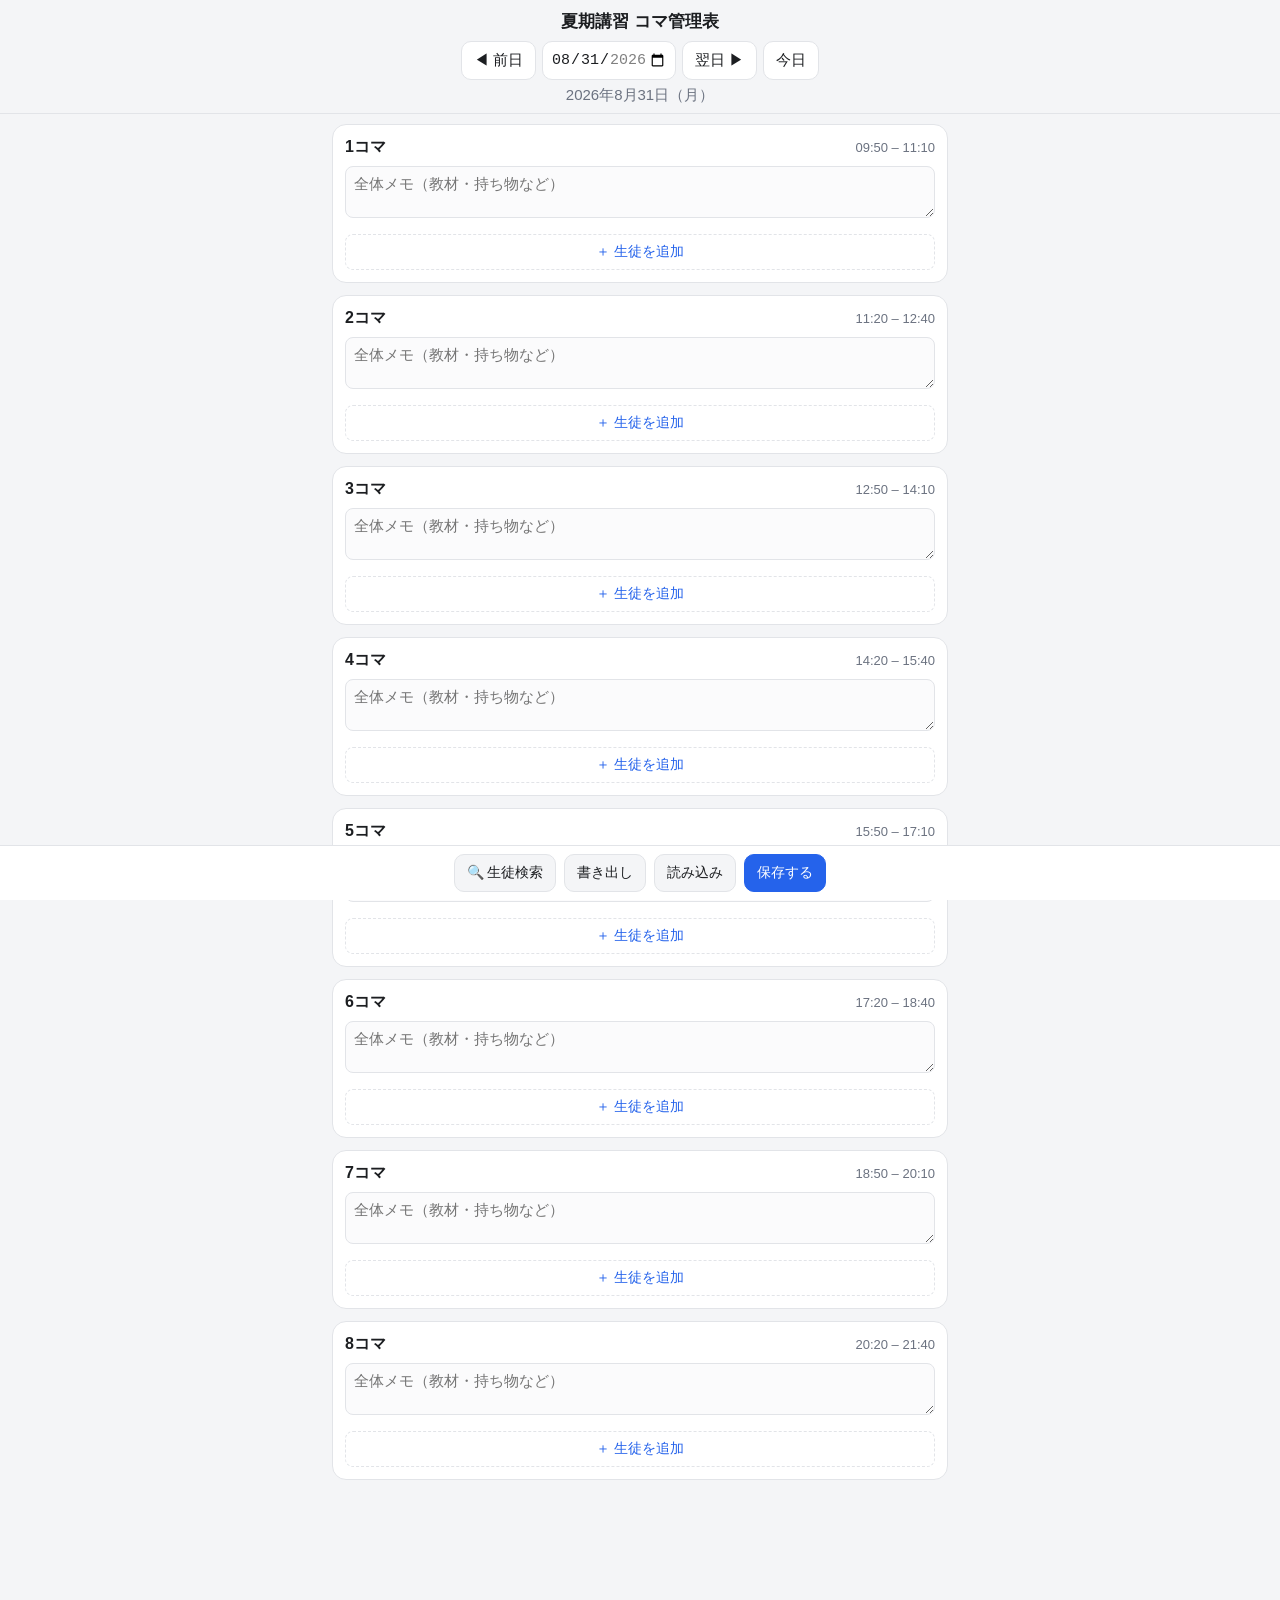
<file: summer-schedule.html>
<!doctype html>
<html lang="ja">
<head>
<meta charset="utf-8">
<meta name="viewport" content="width=device-width, initial-scale=1, maximum-scale=1, user-scalable=no, viewport-fit=cover">
<meta name="robots" content="noindex,nofollow">
<meta name="apple-mobile-web-app-capable" content="yes">
<meta name="apple-mobile-web-app-status-bar-style" content="black">
<meta name="apple-mobile-web-app-title" content="夏期コマ表">
<title>夏期講習 コマ管理</title>
<style>
  :root{
    --bg:#f4f5f7; --card:#ffffff; --text:#1c1e21; --muted:#6b7280;
    --border:#e2e4e8; --accent:#2563eb; --accent-text:#ffffff;
    --danger:#dc2626; --input-bg:#fbfbfc;
  }
  @media (prefers-color-scheme: dark){
    :root{
      --bg:#15171a; --card:#1f2226; --text:#eceef1; --muted:#9aa1ac;
      --border:#31353b; --accent:#3b82f6; --accent-text:#ffffff;
      --danger:#f87171; --input-bg:#26292e;
    }
  }
  *{box-sizing:border-box;}
  body{
    margin:0; background:var(--bg); color:var(--text);
    font-family:-apple-system,BlinkMacSystemFont,"Hiragino Sans","Yu Gothic",sans-serif;
    padding-bottom:100px;
  }
  header{
    position:sticky; top:0; z-index:10; background:var(--bg);
    padding:10px 12px 6px; border-bottom:1px solid var(--border);
  }
  h1{font-size:17px; margin:0 0 8px; text-align:center;}
  .nav{
    display:flex; align-items:center; gap:6px; justify-content:center; flex-wrap:wrap;
  }
  .nav button{
    padding:9px 12px; font-size:15px; border-radius:10px; border:1px solid var(--border);
    background:var(--card); color:var(--text);
  }
  .nav input[type=date]{
    padding:9px 8px; border-radius:10px; border:1px solid var(--border);
    background:var(--card); color:var(--text); font-size:15px;
  }
  .daylabel{
    text-align:center; font-size:15px; color:var(--muted); margin:6px 0 2px;
  }
  main{padding:10px 12px; max-width:640px; margin:0 auto;}
  .koma-card{
    background:var(--card); border:1px solid var(--border); border-radius:14px;
    padding:12px; margin-bottom:12px;
  }
  .koma-head{
    display:flex; justify-content:space-between; align-items:baseline; margin-bottom:8px;
  }
  .koma-head .num{font-size:16px; font-weight:600;}
  .koma-head .time{font-size:13px; color:var(--muted);}
  textarea, input[type=text]{
    width:100%; border:1px solid var(--border); border-radius:8px; background:var(--input-bg);
    color:var(--text); padding:8px; font-size:15px; font-family:inherit;
  }
  textarea{resize:vertical; min-height:38px;}
  .memo{margin-bottom:8px;}
  .memo textarea{min-height:34px;}
  .student-row{
    display:flex; gap:6px; align-items:flex-start; margin-bottom:6px; padding-top:6px;
    border-top:1px dashed var(--border);
  }
  .student-row .name{flex:0 0 88px;}
  .student-row .task{flex:1;}
  .student-row button{
    flex:0 0 auto; background:none; border:none; color:var(--danger); font-size:20px;
    padding:2px 4px; line-height:1;
  }
  .add-student{
    margin-top:4px; width:100%; padding:8px; border-radius:8px; border:1px dashed var(--border);
    background:none; color:var(--accent); font-size:14px;
  }
  .toolbar{
    position:fixed; bottom:0; left:0; right:0; background:var(--card);
    border-top:1px solid var(--border); padding:8px 10px; display:flex; gap:8px;
    justify-content:center; flex-wrap:wrap;
  }
  .toolbar button{
    padding:9px 12px; border-radius:10px; border:1px solid var(--border);
    background:var(--bg); color:var(--text); font-size:14px;
  }
  .toolbar button.primary{background:var(--accent); color:var(--accent-text); border-color:var(--accent);}
  #fileInput{display:none;}
  .overlay{
    position:fixed; inset:0; background:rgba(0,0,0,.4); z-index:50;
    display:flex; align-items:flex-end; justify-content:center;
  }
  .overlay.hidden{display:none;}
  .sheet{
    background:var(--card); width:100%; max-width:640px; max-height:80vh; overflow-y:auto;
    border-radius:16px 16px 0 0; padding:14px;
  }
  .sheet h2{font-size:16px; margin:0 0 10px;}
  .sheet input[type=text]{margin-bottom:10px;}
  .result-item{
    padding:8px 4px; border-bottom:1px solid var(--border); font-size:14px;
  }
  .result-item b{font-size:14px;}
  .result-item .meta{color:var(--muted); font-size:12px;}
  .close-sheet{
    display:block; width:100%; margin-top:10px; padding:10px; border-radius:10px;
    border:1px solid var(--border); background:var(--bg); color:var(--text);
  }
  .status{
    text-align:center; font-size:12px; color:var(--muted); padding:4px 0 0;
  }
</style>
</head>
<body>

<header>
  <h1>夏期講習 コマ管理表</h1>
  <div class="nav">
    <button id="prevDay">◀ 前日</button>
    <input type="date" id="datePicker">
    <button id="nextDay">翌日 ▶</button>
    <button id="todayBtn">今日</button>
  </div>
  <div class="daylabel" id="dayLabel"></div>
</header>

<main id="komaList"></main>

<div class="toolbar">
  <button id="searchBtn">🔍 生徒検索</button>
  <button id="exportBtn">書き出し</button>
  <button id="importBtn">読み込み</button>
  <button class="primary" id="saveNowBtn">保存する</button>
</div>
<input type="file" id="fileInput" accept="application/json">
<div class="status" id="statusMsg" style="position:fixed; bottom:52px; left:0; right:0;"></div>

<div class="overlay hidden" id="searchOverlay">
  <div class="sheet">
    <h2>生徒名で検索</h2>
    <input type="text" id="searchInput" placeholder="例: 川田">
    <div id="searchResults"></div>
    <button class="close-sheet" id="closeSearch">閉じる</button>
  </div>
</div>

<script>
(function(){
  "use strict";

  // ---- 期間・コマ時間の設定（必要ならここを編集） ----
  var START_DATE = "2026-07-15";
  var END_DATE   = "2026-08-31";
  var KOMA_TIMES = {
    1: ["09:50","11:10"], 2: ["11:20","12:40"], 3: ["12:50","14:10"], 4: ["14:20","15:40"],
    5: ["15:50","17:10"], 6: ["17:20","18:40"], 7: ["18:50","20:10"], 8: ["20:20","21:40"]
  };
  var STORAGE_KEY = "summerScheduleData_v1";
  var WEEKDAY_JP = ["日","月","火","水","木","金","土"];

  var data = loadData();
  var currentDate = clampToRange(todayStr());

  var datePicker = document.getElementById("datePicker");
  var dayLabel = document.getElementById("dayLabel");
  var komaList = document.getElementById("komaList");
  var statusMsg = document.getElementById("statusMsg");
  var saveTimer = null;

  datePicker.min = START_DATE;
  datePicker.max = END_DATE;
  datePicker.value = currentDate;

  document.getElementById("prevDay").addEventListener("click", function(){ shiftDay(-1); });
  document.getElementById("nextDay").addEventListener("click", function(){ shiftDay(1); });
  document.getElementById("todayBtn").addEventListener("click", function(){
    currentDate = clampToRange(todayStr());
    datePicker.value = currentDate;
    render();
  });
  datePicker.addEventListener("change", function(){
    if(datePicker.value){ currentDate = datePicker.value; render(); }
  });
  document.getElementById("saveNowBtn").addEventListener("click", function(){
    saveData();
    flashStatus("保存しました");
  });
  document.getElementById("exportBtn").addEventListener("click", exportData);
  document.getElementById("importBtn").addEventListener("click", function(){
    document.getElementById("fileInput").click();
  });
  document.getElementById("fileInput").addEventListener("change", importData);
  document.getElementById("searchBtn").addEventListener("click", openSearch);
  document.getElementById("closeSearch").addEventListener("click", closeSearch);
  document.getElementById("searchInput").addEventListener("input", runSearch);

  render();

  function todayStr(){
    var d = new Date();
    return d.getFullYear() + "-" + pad(d.getMonth()+1) + "-" + pad(d.getDate());
  }
  function pad(n){ return n < 10 ? "0"+n : ""+n; }

  function clampToRange(dateStr){
    if(dateStr < START_DATE) return START_DATE;
    if(dateStr > END_DATE) return END_DATE;
    return dateStr;
  }

  function addDays(dateStr, delta){
    var parts = dateStr.split("-").map(Number);
    var d = new Date(parts[0], parts[1]-1, parts[2]);
    d.setDate(d.getDate() + delta);
    return d.getFullYear() + "-" + pad(d.getMonth()+1) + "-" + pad(d.getDate());
  }

  function shiftDay(delta){
    var next = addDays(currentDate, delta);
    if(next < START_DATE || next > END_DATE) return;
    currentDate = next;
    datePicker.value = currentDate;
    render();
  }

  function loadData(){
    try{
      var raw = localStorage.getItem(STORAGE_KEY);
      return raw ? JSON.parse(raw) : {};
    }catch(e){ return {}; }
  }

  function saveData(){
    try{
      localStorage.setItem(STORAGE_KEY, JSON.stringify(data));
    }catch(e){
      flashStatus("保存に失敗しました（容量不足の可能性）");
    }
  }

  function scheduleSave(){
    if(saveTimer) clearTimeout(saveTimer);
    saveTimer = setTimeout(function(){ saveData(); flashStatus("自動保存しました"); }, 600);
  }

  function flashStatus(msg){
    statusMsg.textContent = msg;
    setTimeout(function(){ statusMsg.textContent = ""; }, 1800);
  }

  function getDayData(dateStr){
    if(!data[dateStr]){
      data[dateStr] = { memo: {}, students: {} };
    }
    if(!data[dateStr].memo) data[dateStr].memo = {};
    if(!data[dateStr].students) data[dateStr].students = {};
    return data[dateStr];
  }

  function render(){
    var parts = currentDate.split("-").map(Number);
    var d = new Date(parts[0], parts[1]-1, parts[2]);
    dayLabel.textContent = parts[0] + "年" + parts[1] + "月" + parts[2] + "日（" + WEEKDAY_JP[d.getDay()] + "）";

    var day = getDayData(currentDate);
    komaList.innerHTML = "";

    for(var k = 1; k <= 8; k++){
      komaList.appendChild(renderKomaCard(day, k));
    }
  }

  function renderKomaCard(day, k){
    var card = document.createElement("div");
    card.className = "koma-card";

    var head = document.createElement("div");
    head.className = "koma-head";
    head.innerHTML = "<span class='num'>" + k + "コマ</span><span class='time'>" +
      KOMA_TIMES[k][0] + " – " + KOMA_TIMES[k][1] + "</span>";
    card.appendChild(head);

    var memoWrap = document.createElement("div");
    memoWrap.className = "memo";
    var memoTa = document.createElement("textarea");
    memoTa.placeholder = "全体メモ（教材・持ち物など）";
    memoTa.value = day.memo[k] || "";
    memoTa.addEventListener("input", function(){
      day.memo[k] = memoTa.value;
      scheduleSave();
    });
    memoWrap.appendChild(memoTa);
    card.appendChild(memoWrap);

    if(!day.students[k]) day.students[k] = [];
    var rowsWrap = document.createElement("div");
    rowsWrap.className = "rows";
    card.appendChild(rowsWrap);

    function renderRows(){
      rowsWrap.innerHTML = "";
      day.students[k].forEach(function(entry, idx){
        rowsWrap.appendChild(renderStudentRow(day, k, idx, entry, renderRows));
      });
    }
    renderRows();

    var addBtn = document.createElement("button");
    addBtn.className = "add-student";
    addBtn.textContent = "＋ 生徒を追加";
    addBtn.addEventListener("click", function(){
      day.students[k].push({ name: "", task: "" });
      renderRows();
      scheduleSave();
    });
    card.appendChild(addBtn);

    return card;
  }

  function renderStudentRow(day, k, idx, entry, refresh){
    var row = document.createElement("div");
    row.className = "student-row";

    var nameInput = document.createElement("input");
    nameInput.type = "text";
    nameInput.className = "name";
    nameInput.placeholder = "生徒名";
    nameInput.value = entry.name;
    nameInput.addEventListener("input", function(){
      entry.name = nameInput.value;
      scheduleSave();
    });

    var taskInput = document.createElement("textarea");
    taskInput.className = "task";
    taskInput.placeholder = "やること（例: 文法演習 仮定法）";
    taskInput.value = entry.task;
    taskInput.addEventListener("input", function(){
      entry.task = taskInput.value;
      scheduleSave();
    });

    var delBtn = document.createElement("button");
    delBtn.textContent = "×";
    delBtn.addEventListener("click", function(){
      day.students[k].splice(idx, 1);
      refresh();
      scheduleSave();
    });

    row.appendChild(nameInput);
    row.appendChild(taskInput);
    row.appendChild(delBtn);
    return row;
  }

  function exportData(){
    saveData();
    var blob = new Blob([JSON.stringify(data, null, 2)], { type: "application/json" });
    var url = URL.createObjectURL(blob);
    var a = document.createElement("a");
    var stamp = todayStr();
    a.href = url;
    a.download = "summer-schedule-backup-" + stamp + ".json";
    document.body.appendChild(a);
    a.click();
    document.body.removeChild(a);
    setTimeout(function(){ URL.revokeObjectURL(url); }, 2000);
    flashStatus("書き出しました（共有シートから保存してください）");
  }

  function importData(e){
    var file = e.target.files[0];
    if(!file) return;
    var reader = new FileReader();
    reader.onload = function(){
      try{
        var parsed = JSON.parse(reader.result);
        if(!confirm("現在のデータを読み込んだ内容で上書きします。よろしいですか？")) return;
        data = parsed;
        saveData();
        render();
        flashStatus("読み込みました");
      }catch(err){
        alert("読み込みに失敗しました。ファイルの内容を確認してください。");
      }
    };
    reader.readAsText(file);
    e.target.value = "";
  }

  function openSearch(){
    document.getElementById("searchOverlay").classList.remove("hidden");
    document.getElementById("searchInput").value = "";
    document.getElementById("searchResults").innerHTML = "";
    document.getElementById("searchInput").focus();
  }
  function closeSearch(){
    document.getElementById("searchOverlay").classList.add("hidden");
  }
  function runSearch(){
    var q = document.getElementById("searchInput").value.trim();
    var resultsEl = document.getElementById("searchResults");
    resultsEl.innerHTML = "";
    if(!q) return;
    var dates = Object.keys(data).sort();
    var found = [];
    dates.forEach(function(dateStr){
      var day = data[dateStr];
      if(!day.students) return;
      Object.keys(day.students).forEach(function(k){
        day.students[k].forEach(function(entry){
          if(entry.name && entry.name.indexOf(q) !== -1){
            found.push({ date: dateStr, koma: k, name: entry.name, task: entry.task });
          }
        });
      });
    });
    if(found.length === 0){
      resultsEl.innerHTML = "<div class='result-item'>該当なし</div>";
      return;
    }
    found.forEach(function(item){
      var div = document.createElement("div");
      div.className = "result-item";
      div.innerHTML = "<b>" + item.date + " / " + item.koma + "コマ / " + escapeHtml(item.name) +
        "</b><br>" + escapeHtml(item.task || "（内容未記入）");
      div.style.cursor = "pointer";
      div.addEventListener("click", function(){
        currentDate = item.date;
        datePicker.value = currentDate;
        render();
        closeSearch();
      });
      resultsEl.appendChild(div);
    });
  }

  function escapeHtml(s){
    return String(s).replace(/[&<>"']/g, function(c){
      return { "&":"&amp;", "<":"&lt;", ">":"&gt;", '"':"&quot;", "'":"&#39;" }[c];
    });
  }

  window.addEventListener("beforeunload", saveData);
})();
</script>
</body>
</html>
</file>
